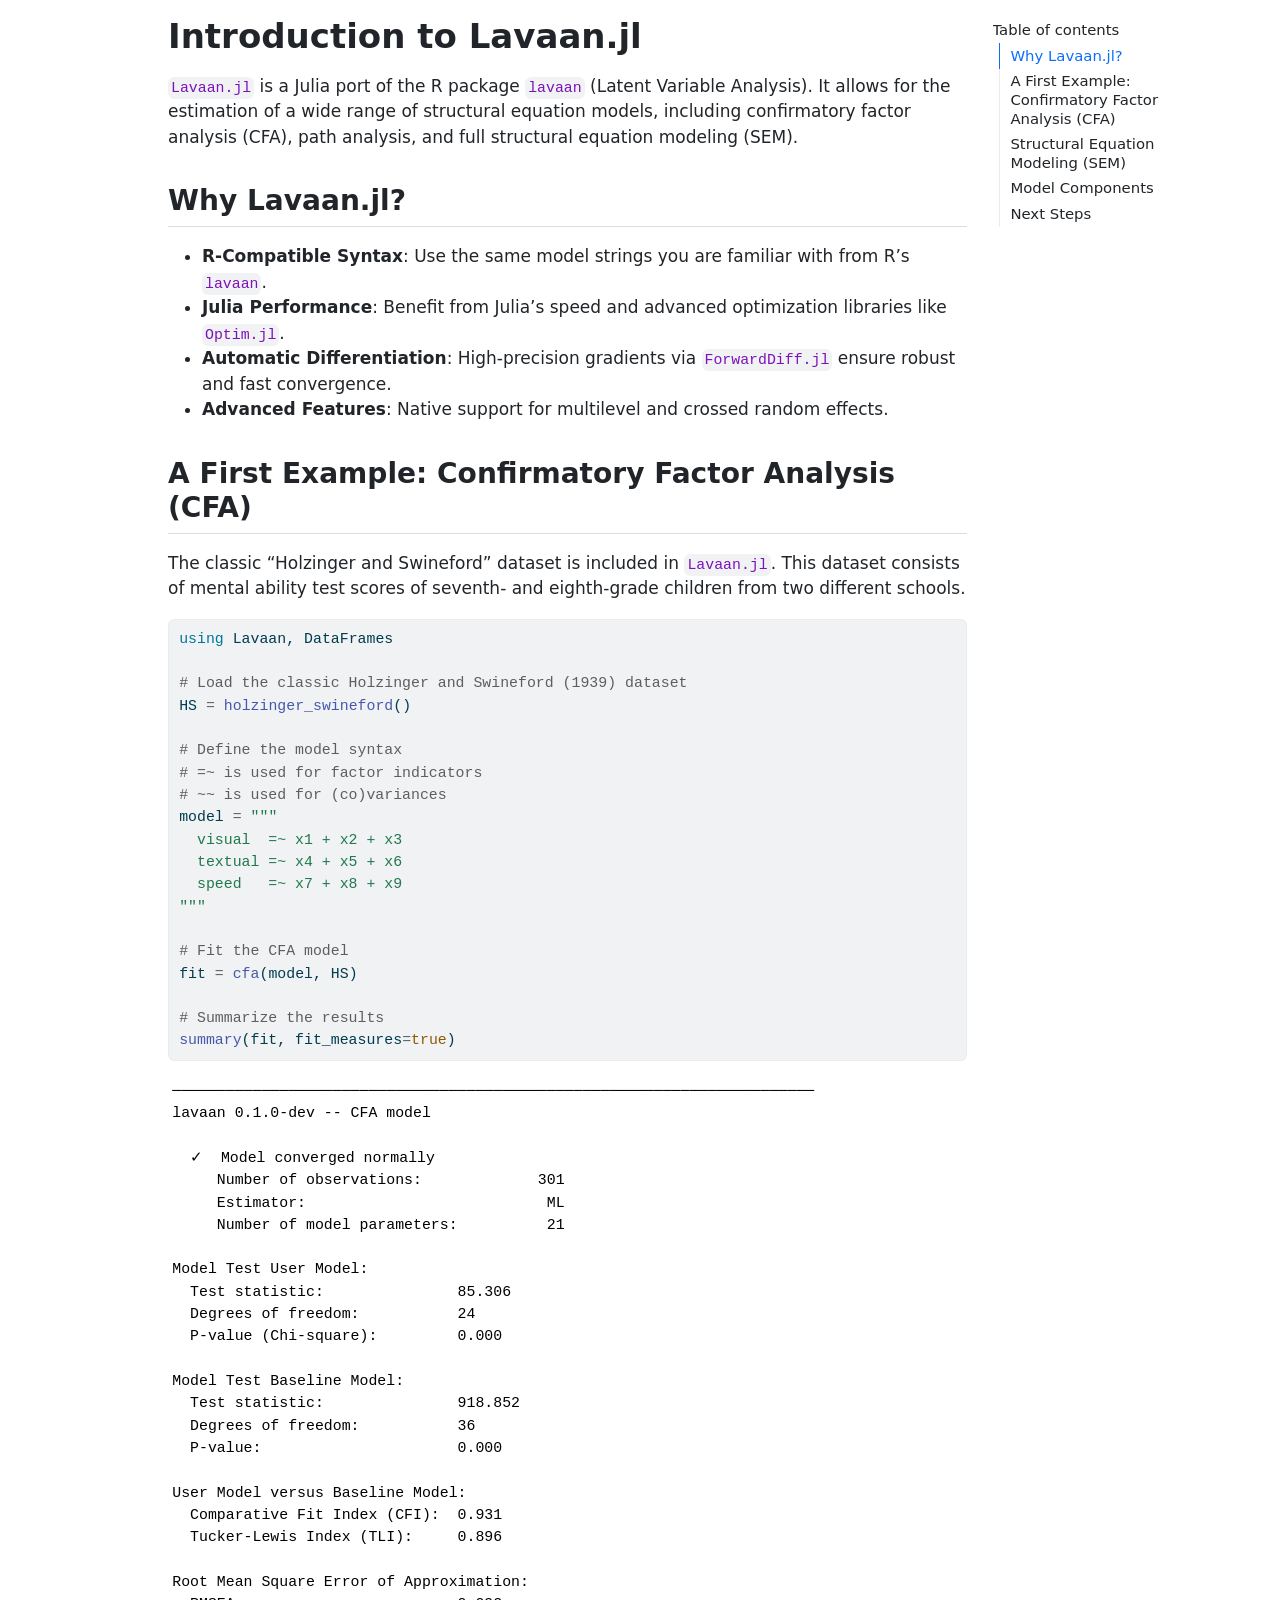
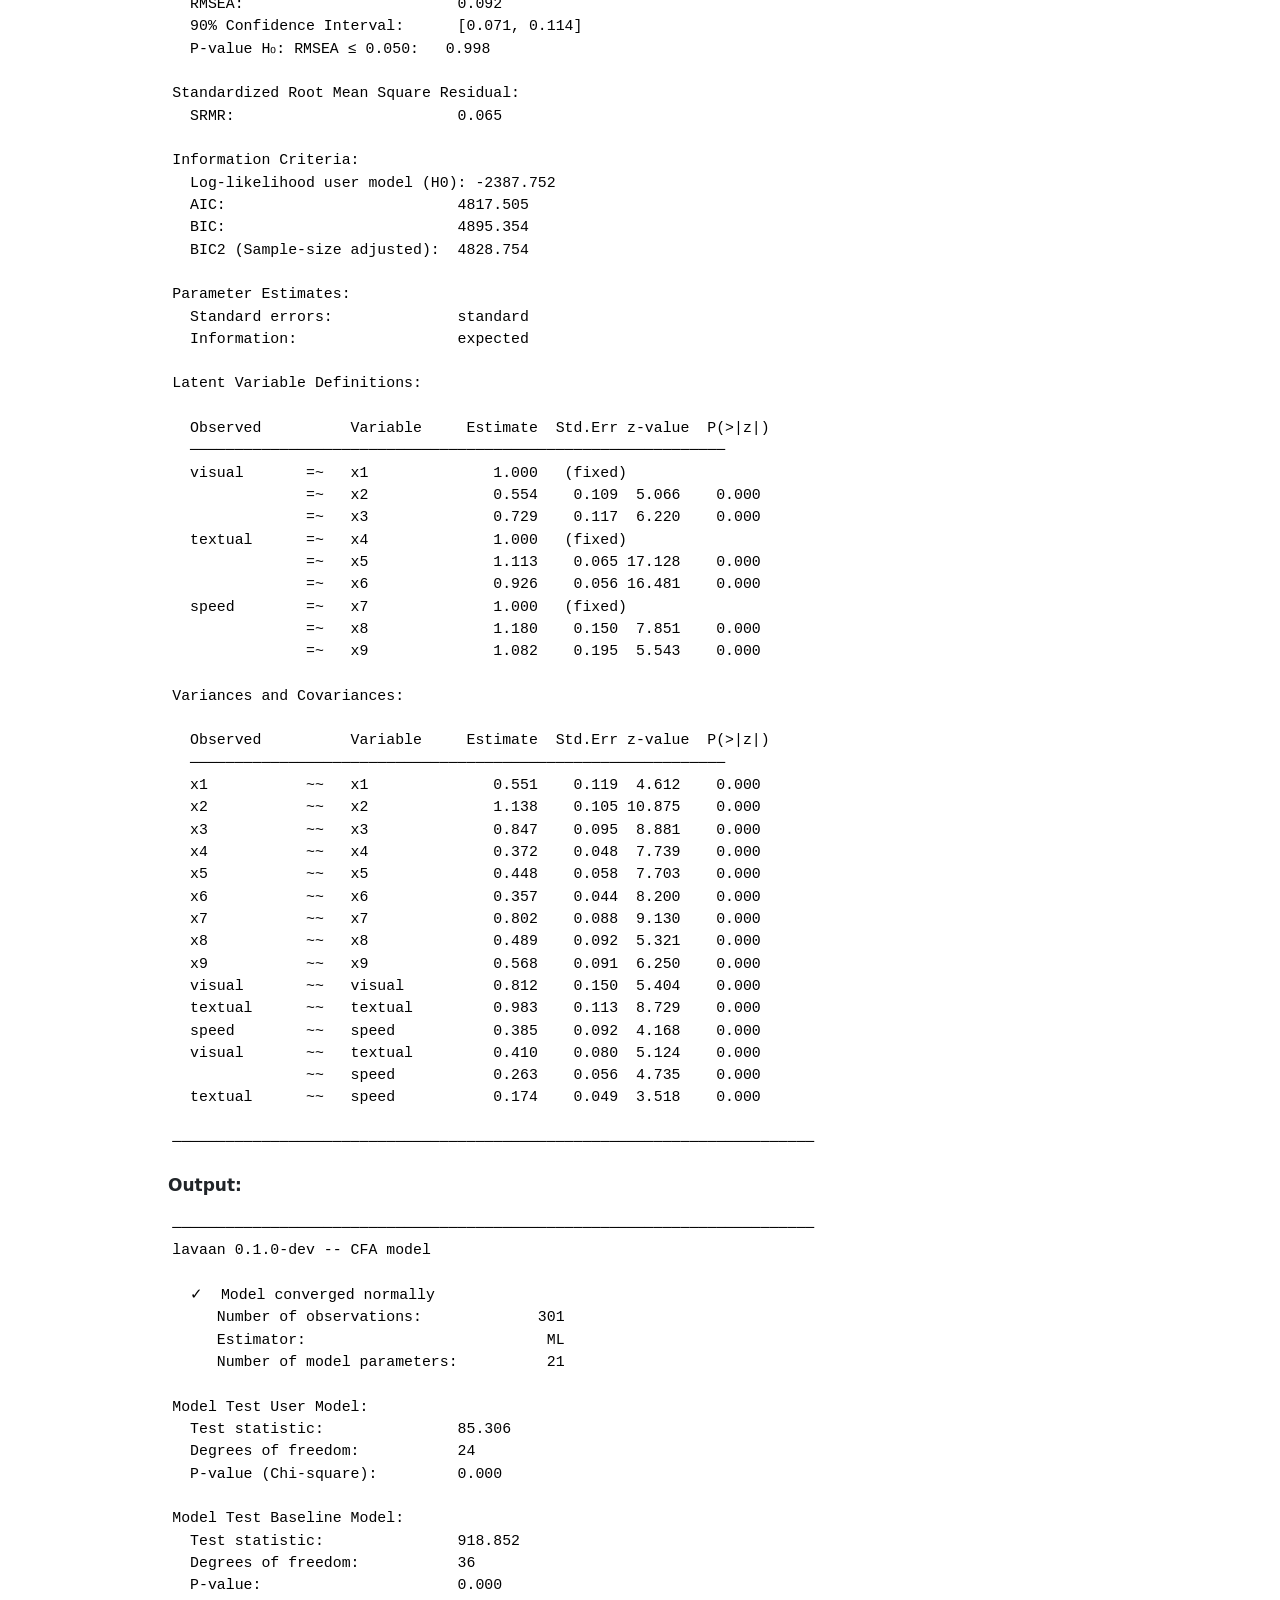
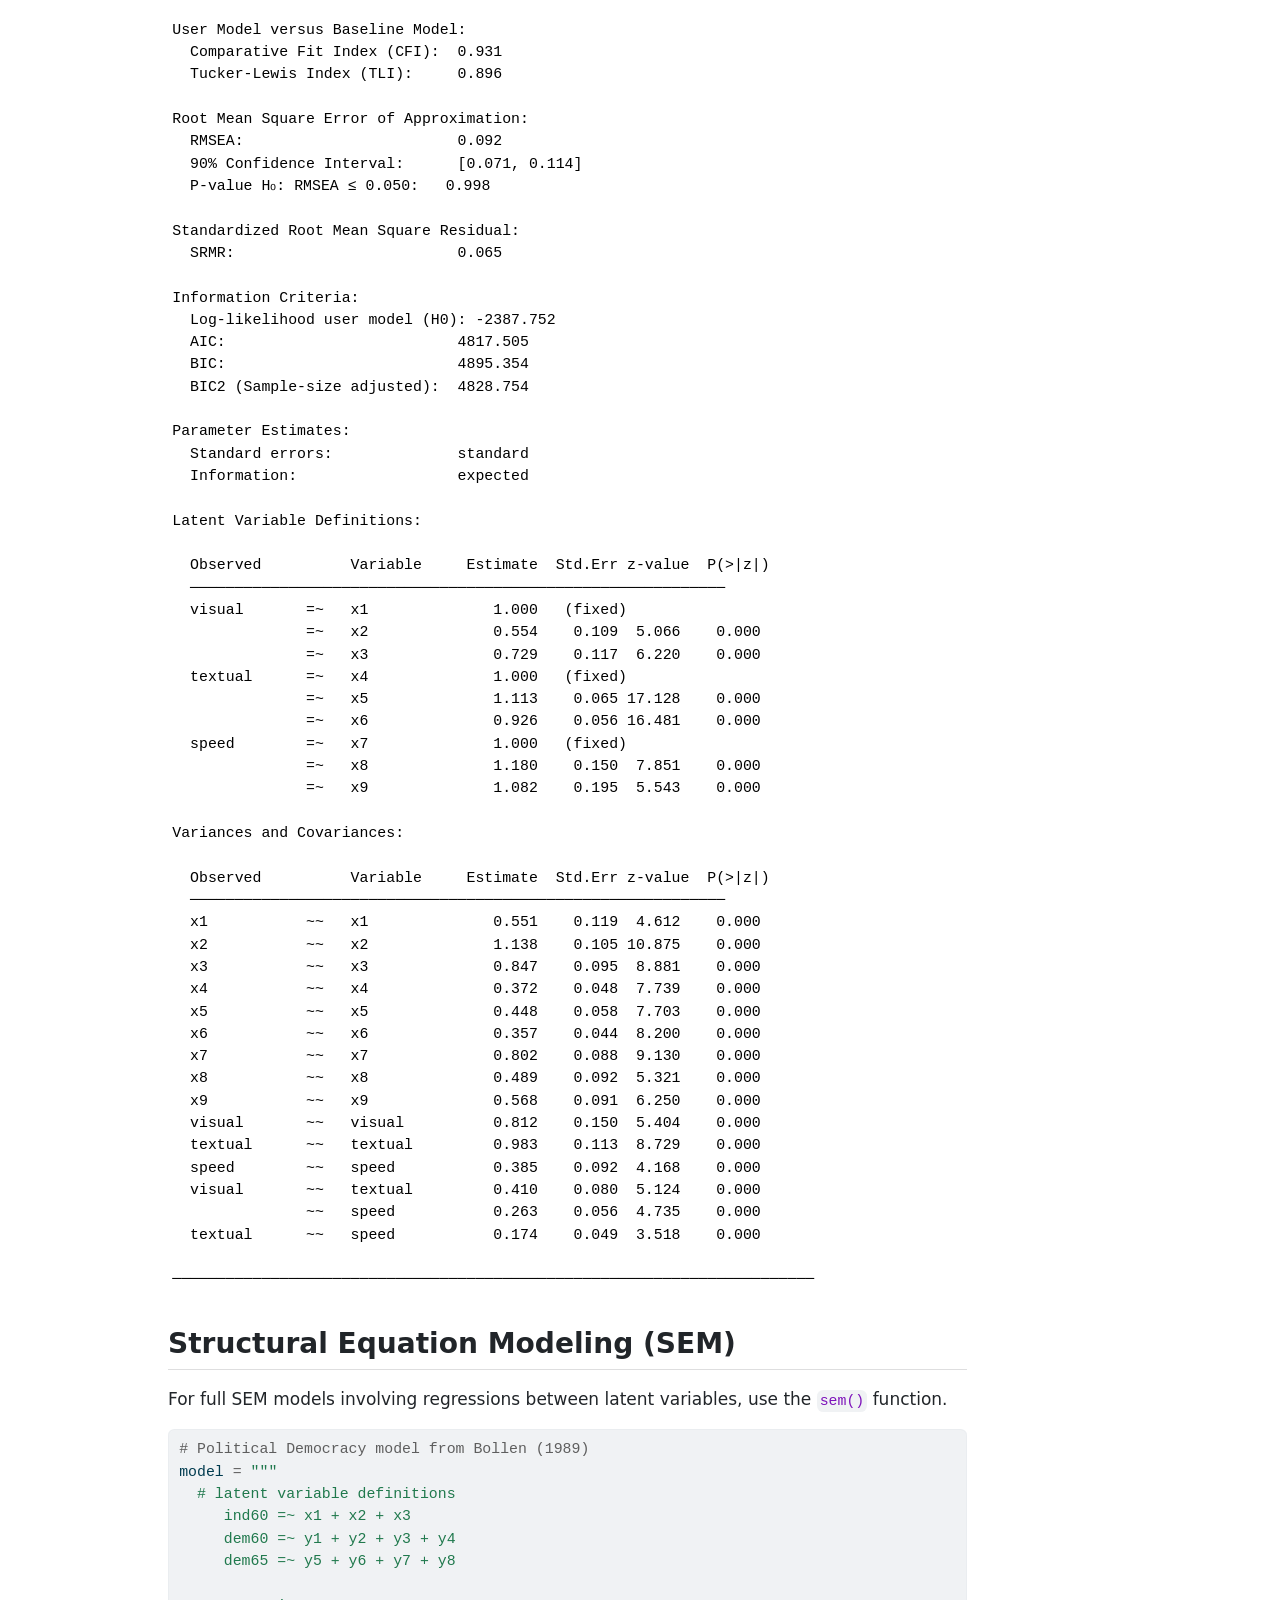
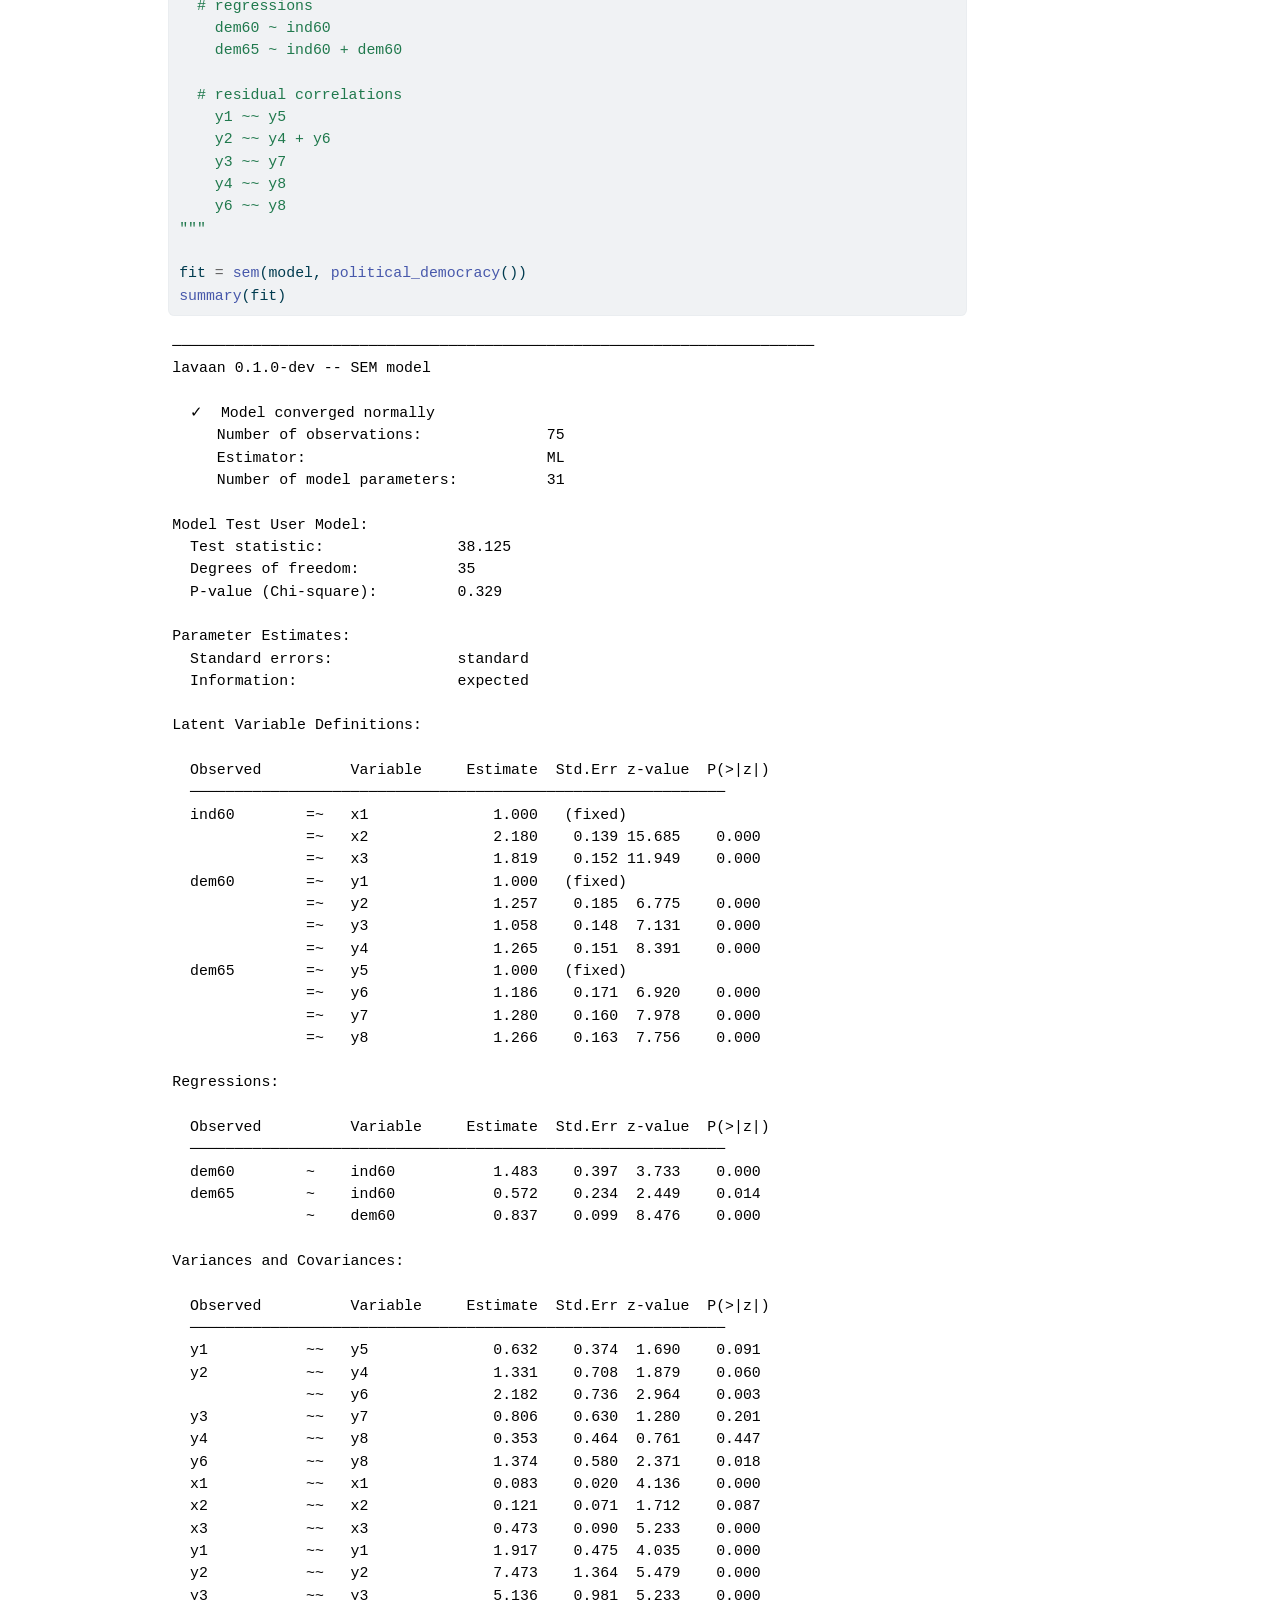
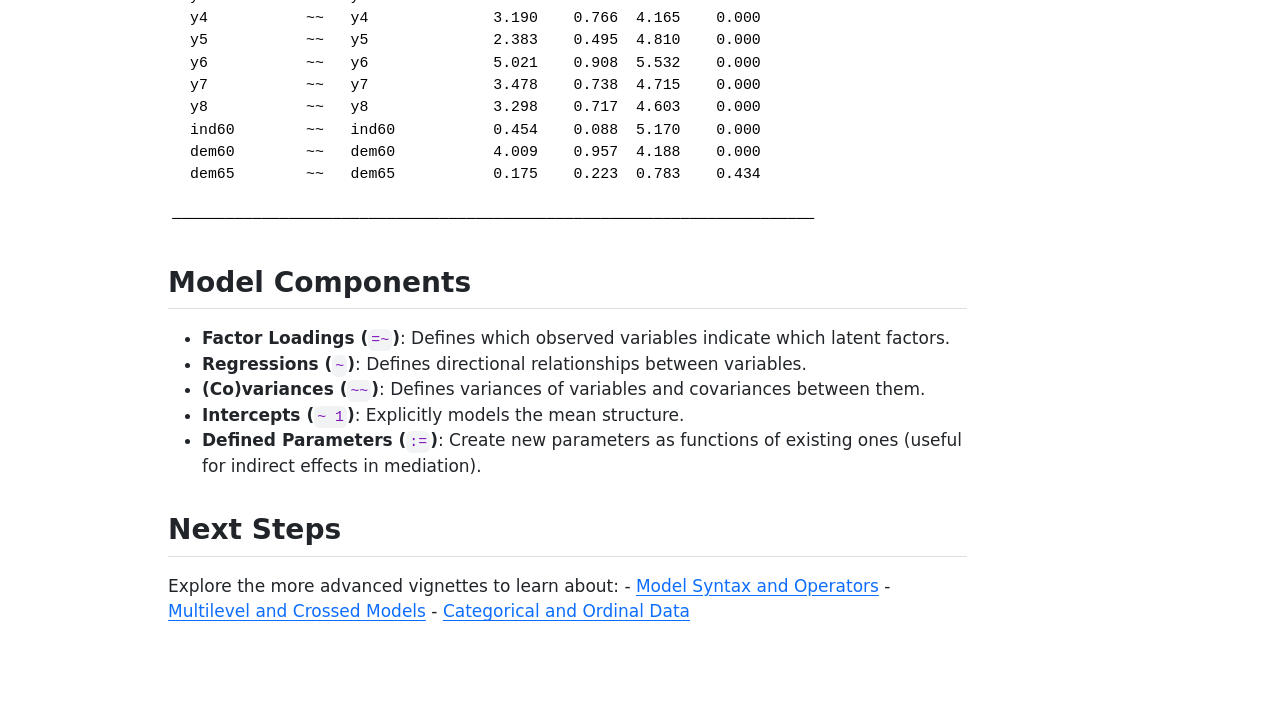
<file: vignettes/Introduction.html>
<!DOCTYPE html>
<html xmlns="http://www.w3.org/1999/xhtml" lang="en" xml:lang="en"><head>

<meta charset="utf-8">
<meta name="generator" content="quarto-1.8.27">

<meta name="viewport" content="width=device-width, initial-scale=1.0, user-scalable=yes">


<title>Introduction to Lavaan.jl</title>
<style>
code{white-space: pre-wrap;}
span.smallcaps{font-variant: small-caps;}
div.columns{display: flex; gap: min(4vw, 1.5em);}
div.column{flex: auto; overflow-x: auto;}
div.hanging-indent{margin-left: 1.5em; text-indent: -1.5em;}
ul.task-list{list-style: none;}
ul.task-list li input[type="checkbox"] {
  width: 0.8em;
  margin: 0 0.8em 0.2em -1em; /* quarto-specific, see https://github.com/quarto-dev/quarto-cli/issues/4556 */ 
  vertical-align: middle;
}
/* CSS for syntax highlighting */
html { -webkit-text-size-adjust: 100%; }
pre > code.sourceCode { white-space: pre; position: relative; }
pre > code.sourceCode > span { display: inline-block; line-height: 1.25; }
pre > code.sourceCode > span:empty { height: 1.2em; }
.sourceCode { overflow: visible; }
code.sourceCode > span { color: inherit; text-decoration: inherit; }
div.sourceCode { margin: 1em 0; }
pre.sourceCode { margin: 0; }
@media screen {
div.sourceCode { overflow: auto; }
}
@media print {
pre > code.sourceCode { white-space: pre-wrap; }
pre > code.sourceCode > span { text-indent: -5em; padding-left: 5em; }
}
pre.numberSource code
  { counter-reset: source-line 0; }
pre.numberSource code > span
  { position: relative; left: -4em; counter-increment: source-line; }
pre.numberSource code > span > a:first-child::before
  { content: counter(source-line);
    position: relative; left: -1em; text-align: right; vertical-align: baseline;
    border: none; display: inline-block;
    -webkit-touch-callout: none; -webkit-user-select: none;
    -khtml-user-select: none; -moz-user-select: none;
    -ms-user-select: none; user-select: none;
    padding: 0 4px; width: 4em;
  }
pre.numberSource { margin-left: 3em;  padding-left: 4px; }
div.sourceCode
  {   }
@media screen {
pre > code.sourceCode > span > a:first-child::before { text-decoration: underline; }
}
</style>


<script src="Introduction_files/libs/clipboard/clipboard.min.js"></script>
<script src="Introduction_files/libs/quarto-html/quarto.js" type="module"></script>
<script src="Introduction_files/libs/quarto-html/tabsets/tabsets.js" type="module"></script>
<script src="Introduction_files/libs/quarto-html/axe/axe-check.js" type="module"></script>
<script src="Introduction_files/libs/quarto-html/popper.min.js"></script>
<script src="Introduction_files/libs/quarto-html/tippy.umd.min.js"></script>
<script src="Introduction_files/libs/quarto-html/anchor.min.js"></script>
<link href="Introduction_files/libs/quarto-html/tippy.css" rel="stylesheet">
<link href="Introduction_files/libs/quarto-html/quarto-syntax-highlighting-ed96de9b727972fe78a7b5d16c58bf87.css" rel="stylesheet" id="quarto-text-highlighting-styles">
<script src="Introduction_files/libs/bootstrap/bootstrap.min.js"></script>
<link href="Introduction_files/libs/bootstrap/bootstrap-icons.css" rel="stylesheet">
<link href="Introduction_files/libs/bootstrap/bootstrap-3b89f8177b1a2a82b23d4c23e004c95e.min.css" rel="stylesheet" append-hash="true" id="quarto-bootstrap" data-mode="light">


</head>

<body class="quarto-light">

<div id="quarto-content" class="page-columns page-rows-contents page-layout-article">
<div id="quarto-margin-sidebar" class="sidebar margin-sidebar">
  <nav id="TOC" role="doc-toc" class="toc-active">
    <h2 id="toc-title">Table of contents</h2>
   
  <ul>
  <li><a href="#why-lavaan.jl" id="toc-why-lavaan.jl" class="nav-link active" data-scroll-target="#why-lavaan.jl">Why Lavaan.jl?</a></li>
  <li><a href="#a-first-example-confirmatory-factor-analysis-cfa" id="toc-a-first-example-confirmatory-factor-analysis-cfa" class="nav-link" data-scroll-target="#a-first-example-confirmatory-factor-analysis-cfa">A First Example: Confirmatory Factor Analysis (CFA)</a></li>
  <li><a href="#structural-equation-modeling-sem" id="toc-structural-equation-modeling-sem" class="nav-link" data-scroll-target="#structural-equation-modeling-sem">Structural Equation Modeling (SEM)</a></li>
  <li><a href="#model-components" id="toc-model-components" class="nav-link" data-scroll-target="#model-components">Model Components</a></li>
  <li><a href="#next-steps" id="toc-next-steps" class="nav-link" data-scroll-target="#next-steps">Next Steps</a></li>
  </ul>
</nav>
</div>
<main class="content" id="quarto-document-content">

<header id="title-block-header" class="quarto-title-block default">
<div class="quarto-title">
<h1 class="title">Introduction to Lavaan.jl</h1>
</div>



<div class="quarto-title-meta">

    
  
    
  </div>
  


</header>


<p><code>Lavaan.jl</code> is a Julia port of the R package <code>lavaan</code> (Latent Variable Analysis). It allows for the estimation of a wide range of structural equation models, including confirmatory factor analysis (CFA), path analysis, and full structural equation modeling (SEM).</p>
<section id="why-lavaan.jl" class="level2">
<h2 class="anchored" data-anchor-id="why-lavaan.jl">Why Lavaan.jl?</h2>
<ul>
<li><strong>R-Compatible Syntax</strong>: Use the same model strings you are familiar with from R’s <code>lavaan</code>.</li>
<li><strong>Julia Performance</strong>: Benefit from Julia’s speed and advanced optimization libraries like <code>Optim.jl</code>.</li>
<li><strong>Automatic Differentiation</strong>: High-precision gradients via <code>ForwardDiff.jl</code> ensure robust and fast convergence.</li>
<li><strong>Advanced Features</strong>: Native support for multilevel and crossed random effects.</li>
</ul>
</section>
<section id="a-first-example-confirmatory-factor-analysis-cfa" class="level2">
<h2 class="anchored" data-anchor-id="a-first-example-confirmatory-factor-analysis-cfa">A First Example: Confirmatory Factor Analysis (CFA)</h2>
<p>The classic “Holzinger and Swineford” dataset is included in <code>Lavaan.jl</code>. This dataset consists of mental ability test scores of seventh- and eighth-grade children from two different schools.</p>
<div id="b06cea28" class="cell" data-execution_count="1">
<div class="code-copy-outer-scaffold"><div class="sourceCode cell-code" id="cb1"><pre class="sourceCode julia code-with-copy"><code class="sourceCode julia"><span id="cb1-1"><a href="#cb1-1" aria-hidden="true" tabindex="-1"></a><span class="im">using</span> <span class="bu">Lavaan</span>, <span class="bu">DataFrames</span></span>
<span id="cb1-2"><a href="#cb1-2" aria-hidden="true" tabindex="-1"></a></span>
<span id="cb1-3"><a href="#cb1-3" aria-hidden="true" tabindex="-1"></a><span class="co"># Load the classic Holzinger and Swineford (1939) dataset</span></span>
<span id="cb1-4"><a href="#cb1-4" aria-hidden="true" tabindex="-1"></a>HS <span class="op">=</span> <span class="fu">holzinger_swineford</span>()</span>
<span id="cb1-5"><a href="#cb1-5" aria-hidden="true" tabindex="-1"></a></span>
<span id="cb1-6"><a href="#cb1-6" aria-hidden="true" tabindex="-1"></a><span class="co"># Define the model syntax</span></span>
<span id="cb1-7"><a href="#cb1-7" aria-hidden="true" tabindex="-1"></a><span class="co"># =~ is used for factor indicators</span></span>
<span id="cb1-8"><a href="#cb1-8" aria-hidden="true" tabindex="-1"></a><span class="co"># ~~ is used for (co)variances</span></span>
<span id="cb1-9"><a href="#cb1-9" aria-hidden="true" tabindex="-1"></a>model <span class="op">=</span> <span class="st">"""</span></span>
<span id="cb1-10"><a href="#cb1-10" aria-hidden="true" tabindex="-1"></a><span class="st">  visual  =~ x1 + x2 + x3</span></span>
<span id="cb1-11"><a href="#cb1-11" aria-hidden="true" tabindex="-1"></a><span class="st">  textual =~ x4 + x5 + x6</span></span>
<span id="cb1-12"><a href="#cb1-12" aria-hidden="true" tabindex="-1"></a><span class="st">  speed   =~ x7 + x8 + x9</span></span>
<span id="cb1-13"><a href="#cb1-13" aria-hidden="true" tabindex="-1"></a><span class="st">"""</span></span>
<span id="cb1-14"><a href="#cb1-14" aria-hidden="true" tabindex="-1"></a></span>
<span id="cb1-15"><a href="#cb1-15" aria-hidden="true" tabindex="-1"></a><span class="co"># Fit the CFA model</span></span>
<span id="cb1-16"><a href="#cb1-16" aria-hidden="true" tabindex="-1"></a>fit <span class="op">=</span> <span class="fu">cfa</span>(model, HS)</span>
<span id="cb1-17"><a href="#cb1-17" aria-hidden="true" tabindex="-1"></a></span>
<span id="cb1-18"><a href="#cb1-18" aria-hidden="true" tabindex="-1"></a><span class="co"># Summarize the results</span></span>
<span id="cb1-19"><a href="#cb1-19" aria-hidden="true" tabindex="-1"></a><span class="fu">summary</span>(fit, fit_measures<span class="op">=</span><span class="cn">true</span>)</span></code></pre></div><button title="Copy to Clipboard" class="code-copy-button"><i class="bi"></i></button></div>
<div class="cell-output cell-output-stdout">
<pre><code>────────────────────────────────────────────────────────────────────────
lavaan 0.1.0-dev -- CFA model

  ✓  Model converged normally
     Number of observations:             301
     Estimator:                           ML
     Number of model parameters:          21

Model Test User Model:
  Test statistic:               85.306
  Degrees of freedom:           24
  P-value (Chi-square):         0.000

Model Test Baseline Model:
  Test statistic:               918.852
  Degrees of freedom:           36
  P-value:                      0.000

User Model versus Baseline Model:
  Comparative Fit Index (CFI):  0.931
  Tucker-Lewis Index (TLI):     0.896

Root Mean Square Error of Approximation:
  RMSEA:                        0.092
  90% Confidence Interval:      [0.071, 0.114]
  P-value H₀: RMSEA ≤ 0.050:   0.998

Standardized Root Mean Square Residual:
  SRMR:                         0.065

Information Criteria:
  Log-likelihood user model (H0): -2387.752
  AIC:                          4817.505
  BIC:                          4895.354
  BIC2 (Sample-size adjusted):  4828.754

Parameter Estimates:
  Standard errors:              standard
  Information:                  expected

Latent Variable Definitions:

  Observed          Variable     Estimate  Std.Err z-value  P(&gt;|z|)
  ────────────────────────────────────────────────────────────
  visual       =~   x1              1.000   (fixed)
               =~   x2              0.554    0.109  5.066    0.000
               =~   x3              0.729    0.117  6.220    0.000
  textual      =~   x4              1.000   (fixed)
               =~   x5              1.113    0.065 17.128    0.000
               =~   x6              0.926    0.056 16.481    0.000
  speed        =~   x7              1.000   (fixed)
               =~   x8              1.180    0.150  7.851    0.000
               =~   x9              1.082    0.195  5.543    0.000

Variances and Covariances:

  Observed          Variable     Estimate  Std.Err z-value  P(&gt;|z|)
  ────────────────────────────────────────────────────────────
  x1           ~~   x1              0.551    0.119  4.612    0.000
  x2           ~~   x2              1.138    0.105 10.875    0.000
  x3           ~~   x3              0.847    0.095  8.881    0.000
  x4           ~~   x4              0.372    0.048  7.739    0.000
  x5           ~~   x5              0.448    0.058  7.703    0.000
  x6           ~~   x6              0.357    0.044  8.200    0.000
  x7           ~~   x7              0.802    0.088  9.130    0.000
  x8           ~~   x8              0.489    0.092  5.321    0.000
  x9           ~~   x9              0.568    0.091  6.250    0.000
  visual       ~~   visual          0.812    0.150  5.404    0.000
  textual      ~~   textual         0.983    0.113  8.729    0.000
  speed        ~~   speed           0.385    0.092  4.168    0.000
  visual       ~~   textual         0.410    0.080  5.124    0.000
               ~~   speed           0.263    0.056  4.735    0.000
  textual      ~~   speed           0.174    0.049  3.518    0.000

────────────────────────────────────────────────────────────────────────
</code></pre>
</div>
</div>
<p><strong>Output:</strong></p>
<pre class="text"><code>────────────────────────────────────────────────────────────────────────
lavaan 0.1.0-dev -- CFA model

  ✓  Model converged normally
     Number of observations:             301
     Estimator:                           ML
     Number of model parameters:          21

Model Test User Model:
  Test statistic:               85.306
  Degrees of freedom:           24
  P-value (Chi-square):         0.000

Model Test Baseline Model:
  Test statistic:               918.852
  Degrees of freedom:           36
  P-value:                      0.000

User Model versus Baseline Model:
  Comparative Fit Index (CFI):  0.931
  Tucker-Lewis Index (TLI):     0.896

Root Mean Square Error of Approximation:
  RMSEA:                        0.092
  90% Confidence Interval:      [0.071, 0.114]
  P-value H₀: RMSEA ≤ 0.050:   0.998

Standardized Root Mean Square Residual:
  SRMR:                         0.065

Information Criteria:
  Log-likelihood user model (H0): -2387.752
  AIC:                          4817.505
  BIC:                          4895.354
  BIC2 (Sample-size adjusted):  4828.754

Parameter Estimates:
  Standard errors:              standard
  Information:                  expected

Latent Variable Definitions:

  Observed          Variable     Estimate  Std.Err z-value  P(&gt;|z|)
  ────────────────────────────────────────────────────────────
  visual       =~   x1              1.000   (fixed)
               =~   x2              0.554    0.109  5.066    0.000
               =~   x3              0.729    0.117  6.220    0.000
  textual      =~   x4              1.000   (fixed)
               =~   x5              1.113    0.065 17.128    0.000
               =~   x6              0.926    0.056 16.481    0.000
  speed        =~   x7              1.000   (fixed)
               =~   x8              1.180    0.150  7.851    0.000
               =~   x9              1.082    0.195  5.543    0.000

Variances and Covariances:

  Observed          Variable     Estimate  Std.Err z-value  P(&gt;|z|)
  ────────────────────────────────────────────────────────────
  x1           ~~   x1              0.551    0.119  4.612    0.000
  x2           ~~   x2              1.138    0.105 10.875    0.000
  x3           ~~   x3              0.847    0.095  8.881    0.000
  x4           ~~   x4              0.372    0.048  7.739    0.000
  x5           ~~   x5              0.448    0.058  7.703    0.000
  x6           ~~   x6              0.357    0.044  8.200    0.000
  x7           ~~   x7              0.802    0.088  9.130    0.000
  x8           ~~   x8              0.489    0.092  5.321    0.000
  x9           ~~   x9              0.568    0.091  6.250    0.000
  visual       ~~   visual          0.812    0.150  5.404    0.000
  textual      ~~   textual         0.983    0.113  8.729    0.000
  speed        ~~   speed           0.385    0.092  4.168    0.000
  visual       ~~   textual         0.410    0.080  5.124    0.000
               ~~   speed           0.263    0.056  4.735    0.000
  textual      ~~   speed           0.174    0.049  3.518    0.000

────────────────────────────────────────────────────────────────────────</code></pre>
</section>
<section id="structural-equation-modeling-sem" class="level2">
<h2 class="anchored" data-anchor-id="structural-equation-modeling-sem">Structural Equation Modeling (SEM)</h2>
<p>For full SEM models involving regressions between latent variables, use the <code>sem()</code> function.</p>
<div id="033c56d4" class="cell" data-execution_count="2">
<div class="code-copy-outer-scaffold"><div class="sourceCode cell-code" id="cb4"><pre class="sourceCode julia code-with-copy"><code class="sourceCode julia"><span id="cb4-1"><a href="#cb4-1" aria-hidden="true" tabindex="-1"></a><span class="co"># Political Democracy model from Bollen (1989)</span></span>
<span id="cb4-2"><a href="#cb4-2" aria-hidden="true" tabindex="-1"></a>model <span class="op">=</span> <span class="st">"""</span></span>
<span id="cb4-3"><a href="#cb4-3" aria-hidden="true" tabindex="-1"></a><span class="st">  # latent variable definitions</span></span>
<span id="cb4-4"><a href="#cb4-4" aria-hidden="true" tabindex="-1"></a><span class="st">     ind60 =~ x1 + x2 + x3</span></span>
<span id="cb4-5"><a href="#cb4-5" aria-hidden="true" tabindex="-1"></a><span class="st">     dem60 =~ y1 + y2 + y3 + y4</span></span>
<span id="cb4-6"><a href="#cb4-6" aria-hidden="true" tabindex="-1"></a><span class="st">     dem65 =~ y5 + y6 + y7 + y8</span></span>
<span id="cb4-7"><a href="#cb4-7" aria-hidden="true" tabindex="-1"></a></span>
<span id="cb4-8"><a href="#cb4-8" aria-hidden="true" tabindex="-1"></a><span class="st">  # regressions</span></span>
<span id="cb4-9"><a href="#cb4-9" aria-hidden="true" tabindex="-1"></a><span class="st">    dem60 ~ ind60</span></span>
<span id="cb4-10"><a href="#cb4-10" aria-hidden="true" tabindex="-1"></a><span class="st">    dem65 ~ ind60 + dem60</span></span>
<span id="cb4-11"><a href="#cb4-11" aria-hidden="true" tabindex="-1"></a></span>
<span id="cb4-12"><a href="#cb4-12" aria-hidden="true" tabindex="-1"></a><span class="st">  # residual correlations</span></span>
<span id="cb4-13"><a href="#cb4-13" aria-hidden="true" tabindex="-1"></a><span class="st">    y1 ~~ y5</span></span>
<span id="cb4-14"><a href="#cb4-14" aria-hidden="true" tabindex="-1"></a><span class="st">    y2 ~~ y4 + y6</span></span>
<span id="cb4-15"><a href="#cb4-15" aria-hidden="true" tabindex="-1"></a><span class="st">    y3 ~~ y7</span></span>
<span id="cb4-16"><a href="#cb4-16" aria-hidden="true" tabindex="-1"></a><span class="st">    y4 ~~ y8</span></span>
<span id="cb4-17"><a href="#cb4-17" aria-hidden="true" tabindex="-1"></a><span class="st">    y6 ~~ y8</span></span>
<span id="cb4-18"><a href="#cb4-18" aria-hidden="true" tabindex="-1"></a><span class="st">"""</span></span>
<span id="cb4-19"><a href="#cb4-19" aria-hidden="true" tabindex="-1"></a></span>
<span id="cb4-20"><a href="#cb4-20" aria-hidden="true" tabindex="-1"></a>fit <span class="op">=</span> <span class="fu">sem</span>(model, <span class="fu">political_democracy</span>())</span>
<span id="cb4-21"><a href="#cb4-21" aria-hidden="true" tabindex="-1"></a><span class="fu">summary</span>(fit)</span></code></pre></div><button title="Copy to Clipboard" class="code-copy-button"><i class="bi"></i></button></div>
<div class="cell-output cell-output-stdout">
<pre><code>────────────────────────────────────────────────────────────────────────
lavaan 0.1.0-dev -- SEM model

  ✓  Model converged normally
     Number of observations:              75
     Estimator:                           ML
     Number of model parameters:          31

Model Test User Model:
  Test statistic:               38.125
  Degrees of freedom:           35
  P-value (Chi-square):         0.329

Parameter Estimates:
  Standard errors:              standard
  Information:                  expected

Latent Variable Definitions:

  Observed          Variable     Estimate  Std.Err z-value  P(&gt;|z|)
  ────────────────────────────────────────────────────────────
  ind60        =~   x1              1.000   (fixed)
               =~   x2              2.180    0.139 15.685    0.000
               =~   x3              1.819    0.152 11.949    0.000
  dem60        =~   y1              1.000   (fixed)
               =~   y2              1.257    0.185  6.775    0.000
               =~   y3              1.058    0.148  7.131    0.000
               =~   y4              1.265    0.151  8.391    0.000
  dem65        =~   y5              1.000   (fixed)
               =~   y6              1.186    0.171  6.920    0.000
               =~   y7              1.280    0.160  7.978    0.000
               =~   y8              1.266    0.163  7.756    0.000

Regressions:

  Observed          Variable     Estimate  Std.Err z-value  P(&gt;|z|)
  ────────────────────────────────────────────────────────────
  dem60        ~    ind60           1.483    0.397  3.733    0.000
  dem65        ~    ind60           0.572    0.234  2.449    0.014
               ~    dem60           0.837    0.099  8.476    0.000

Variances and Covariances:

  Observed          Variable     Estimate  Std.Err z-value  P(&gt;|z|)
  ────────────────────────────────────────────────────────────
  y1           ~~   y5              0.632    0.374  1.690    0.091
  y2           ~~   y4              1.331    0.708  1.879    0.060
               ~~   y6              2.182    0.736  2.964    0.003
  y3           ~~   y7              0.806    0.630  1.280    0.201
  y4           ~~   y8              0.353    0.464  0.761    0.447
  y6           ~~   y8              1.374    0.580  2.371    0.018
  x1           ~~   x1              0.083    0.020  4.136    0.000
  x2           ~~   x2              0.121    0.071  1.712    0.087
  x3           ~~   x3              0.473    0.090  5.233    0.000
  y1           ~~   y1              1.917    0.475  4.035    0.000
  y2           ~~   y2              7.473    1.364  5.479    0.000
  y3           ~~   y3              5.136    0.981  5.233    0.000
  y4           ~~   y4              3.190    0.766  4.165    0.000
  y5           ~~   y5              2.383    0.495  4.810    0.000
  y6           ~~   y6              5.021    0.908  5.532    0.000
  y7           ~~   y7              3.478    0.738  4.715    0.000
  y8           ~~   y8              3.298    0.717  4.603    0.000
  ind60        ~~   ind60           0.454    0.088  5.170    0.000
  dem60        ~~   dem60           4.009    0.957  4.188    0.000
  dem65        ~~   dem65           0.175    0.223  0.783    0.434

────────────────────────────────────────────────────────────────────────
</code></pre>
</div>
</div>
</section>
<section id="model-components" class="level2">
<h2 class="anchored" data-anchor-id="model-components">Model Components</h2>
<ul>
<li><strong>Factor Loadings (<code>=~</code>)</strong>: Defines which observed variables indicate which latent factors.</li>
<li><strong>Regressions (<code>~</code>)</strong>: Defines directional relationships between variables.</li>
<li><strong>(Co)variances (<code>~~</code>)</strong>: Defines variances of variables and covariances between them.</li>
<li><strong>Intercepts (<code>~ 1</code>)</strong>: Explicitly models the mean structure.</li>
<li><strong>Defined Parameters (<code>:=</code>)</strong>: Create new parameters as functions of existing ones (useful for indirect effects in mediation).</li>
</ul>
</section>
<section id="next-steps" class="level2">
<h2 class="anchored" data-anchor-id="next-steps">Next Steps</h2>
<p>Explore the more advanced vignettes to learn about: - <a href="Model_Syntax.md">Model Syntax and Operators</a> - <a href="Multilevel_Crossed.md">Multilevel and Crossed Models</a> - <a href="Ordinal_Data.md">Categorical and Ordinal Data</a></p>
</section>

</main>
<!-- /main column -->
<script id="quarto-html-after-body" type="application/javascript">
  window.document.addEventListener("DOMContentLoaded", function (event) {
    const icon = "";
    const anchorJS = new window.AnchorJS();
    anchorJS.options = {
      placement: 'right',
      icon: icon
    };
    anchorJS.add('.anchored');
    const isCodeAnnotation = (el) => {
      for (const clz of el.classList) {
        if (clz.startsWith('code-annotation-')) {                     
          return true;
        }
      }
      return false;
    }
    const onCopySuccess = function(e) {
      // button target
      const button = e.trigger;
      // don't keep focus
      button.blur();
      // flash "checked"
      button.classList.add('code-copy-button-checked');
      var currentTitle = button.getAttribute("title");
      button.setAttribute("title", "Copied!");
      let tooltip;
      if (window.bootstrap) {
        button.setAttribute("data-bs-toggle", "tooltip");
        button.setAttribute("data-bs-placement", "left");
        button.setAttribute("data-bs-title", "Copied!");
        tooltip = new bootstrap.Tooltip(button, 
          { trigger: "manual", 
            customClass: "code-copy-button-tooltip",
            offset: [0, -8]});
        tooltip.show();    
      }
      setTimeout(function() {
        if (tooltip) {
          tooltip.hide();
          button.removeAttribute("data-bs-title");
          button.removeAttribute("data-bs-toggle");
          button.removeAttribute("data-bs-placement");
        }
        button.setAttribute("title", currentTitle);
        button.classList.remove('code-copy-button-checked');
      }, 1000);
      // clear code selection
      e.clearSelection();
    }
    const getTextToCopy = function(trigger) {
      const outerScaffold = trigger.parentElement.cloneNode(true);
      const codeEl = outerScaffold.querySelector('code');
      for (const childEl of codeEl.children) {
        if (isCodeAnnotation(childEl)) {
          childEl.remove();
        }
      }
      return codeEl.innerText;
    }
    const clipboard = new window.ClipboardJS('.code-copy-button:not([data-in-quarto-modal])', {
      text: getTextToCopy
    });
    clipboard.on('success', onCopySuccess);
    if (window.document.getElementById('quarto-embedded-source-code-modal')) {
      const clipboardModal = new window.ClipboardJS('.code-copy-button[data-in-quarto-modal]', {
        text: getTextToCopy,
        container: window.document.getElementById('quarto-embedded-source-code-modal')
      });
      clipboardModal.on('success', onCopySuccess);
    }
      var localhostRegex = new RegExp(/^(?:http|https):\/\/localhost\:?[0-9]*\//);
      var mailtoRegex = new RegExp(/^mailto:/);
        var filterRegex = new RegExp('/' + window.location.host + '/');
      var isInternal = (href) => {
          return filterRegex.test(href) || localhostRegex.test(href) || mailtoRegex.test(href);
      }
      // Inspect non-navigation links and adorn them if external
     var links = window.document.querySelectorAll('a[href]:not(.nav-link):not(.navbar-brand):not(.toc-action):not(.sidebar-link):not(.sidebar-item-toggle):not(.pagination-link):not(.no-external):not([aria-hidden]):not(.dropdown-item):not(.quarto-navigation-tool):not(.about-link)');
      for (var i=0; i<links.length; i++) {
        const link = links[i];
        if (!isInternal(link.href)) {
          // undo the damage that might have been done by quarto-nav.js in the case of
          // links that we want to consider external
          if (link.dataset.originalHref !== undefined) {
            link.href = link.dataset.originalHref;
          }
        }
      }
    function tippyHover(el, contentFn, onTriggerFn, onUntriggerFn) {
      const config = {
        allowHTML: true,
        maxWidth: 500,
        delay: 100,
        arrow: false,
        appendTo: function(el) {
            return el.parentElement;
        },
        interactive: true,
        interactiveBorder: 10,
        theme: 'quarto',
        placement: 'bottom-start',
      };
      if (contentFn) {
        config.content = contentFn;
      }
      if (onTriggerFn) {
        config.onTrigger = onTriggerFn;
      }
      if (onUntriggerFn) {
        config.onUntrigger = onUntriggerFn;
      }
      window.tippy(el, config); 
    }
    const noterefs = window.document.querySelectorAll('a[role="doc-noteref"]');
    for (var i=0; i<noterefs.length; i++) {
      const ref = noterefs[i];
      tippyHover(ref, function() {
        // use id or data attribute instead here
        let href = ref.getAttribute('data-footnote-href') || ref.getAttribute('href');
        try { href = new URL(href).hash; } catch {}
        const id = href.replace(/^#\/?/, "");
        const note = window.document.getElementById(id);
        if (note) {
          return note.innerHTML;
        } else {
          return "";
        }
      });
    }
    const xrefs = window.document.querySelectorAll('a.quarto-xref');
    const processXRef = (id, note) => {
      // Strip column container classes
      const stripColumnClz = (el) => {
        el.classList.remove("page-full", "page-columns");
        if (el.children) {
          for (const child of el.children) {
            stripColumnClz(child);
          }
        }
      }
      stripColumnClz(note)
      if (id === null || id.startsWith('sec-')) {
        // Special case sections, only their first couple elements
        const container = document.createElement("div");
        if (note.children && note.children.length > 2) {
          container.appendChild(note.children[0].cloneNode(true));
          for (let i = 1; i < note.children.length; i++) {
            const child = note.children[i];
            if (child.tagName === "P" && child.innerText === "") {
              continue;
            } else {
              container.appendChild(child.cloneNode(true));
              break;
            }
          }
          if (window.Quarto?.typesetMath) {
            window.Quarto.typesetMath(container);
          }
          return container.innerHTML
        } else {
          if (window.Quarto?.typesetMath) {
            window.Quarto.typesetMath(note);
          }
          return note.innerHTML;
        }
      } else {
        // Remove any anchor links if they are present
        const anchorLink = note.querySelector('a.anchorjs-link');
        if (anchorLink) {
          anchorLink.remove();
        }
        if (window.Quarto?.typesetMath) {
          window.Quarto.typesetMath(note);
        }
        if (note.classList.contains("callout")) {
          return note.outerHTML;
        } else {
          return note.innerHTML;
        }
      }
    }
    for (var i=0; i<xrefs.length; i++) {
      const xref = xrefs[i];
      tippyHover(xref, undefined, function(instance) {
        instance.disable();
        let url = xref.getAttribute('href');
        let hash = undefined; 
        if (url.startsWith('#')) {
          hash = url;
        } else {
          try { hash = new URL(url).hash; } catch {}
        }
        if (hash) {
          const id = hash.replace(/^#\/?/, "");
          const note = window.document.getElementById(id);
          if (note !== null) {
            try {
              const html = processXRef(id, note.cloneNode(true));
              instance.setContent(html);
            } finally {
              instance.enable();
              instance.show();
            }
          } else {
            // See if we can fetch this
            fetch(url.split('#')[0])
            .then(res => res.text())
            .then(html => {
              const parser = new DOMParser();
              const htmlDoc = parser.parseFromString(html, "text/html");
              const note = htmlDoc.getElementById(id);
              if (note !== null) {
                const html = processXRef(id, note);
                instance.setContent(html);
              } 
            }).finally(() => {
              instance.enable();
              instance.show();
            });
          }
        } else {
          // See if we can fetch a full url (with no hash to target)
          // This is a special case and we should probably do some content thinning / targeting
          fetch(url)
          .then(res => res.text())
          .then(html => {
            const parser = new DOMParser();
            const htmlDoc = parser.parseFromString(html, "text/html");
            const note = htmlDoc.querySelector('main.content');
            if (note !== null) {
              // This should only happen for chapter cross references
              // (since there is no id in the URL)
              // remove the first header
              if (note.children.length > 0 && note.children[0].tagName === "HEADER") {
                note.children[0].remove();
              }
              const html = processXRef(null, note);
              instance.setContent(html);
            } 
          }).finally(() => {
            instance.enable();
            instance.show();
          });
        }
      }, function(instance) {
      });
    }
        let selectedAnnoteEl;
        const selectorForAnnotation = ( cell, annotation) => {
          let cellAttr = 'data-code-cell="' + cell + '"';
          let lineAttr = 'data-code-annotation="' +  annotation + '"';
          const selector = 'span[' + cellAttr + '][' + lineAttr + ']';
          return selector;
        }
        const selectCodeLines = (annoteEl) => {
          const doc = window.document;
          const targetCell = annoteEl.getAttribute("data-target-cell");
          const targetAnnotation = annoteEl.getAttribute("data-target-annotation");
          const annoteSpan = window.document.querySelector(selectorForAnnotation(targetCell, targetAnnotation));
          const lines = annoteSpan.getAttribute("data-code-lines").split(",");
          const lineIds = lines.map((line) => {
            return targetCell + "-" + line;
          })
          let top = null;
          let height = null;
          let parent = null;
          if (lineIds.length > 0) {
              //compute the position of the single el (top and bottom and make a div)
              const el = window.document.getElementById(lineIds[0]);
              top = el.offsetTop;
              height = el.offsetHeight;
              parent = el.parentElement.parentElement;
            if (lineIds.length > 1) {
              const lastEl = window.document.getElementById(lineIds[lineIds.length - 1]);
              const bottom = lastEl.offsetTop + lastEl.offsetHeight;
              height = bottom - top;
            }
            if (top !== null && height !== null && parent !== null) {
              // cook up a div (if necessary) and position it 
              let div = window.document.getElementById("code-annotation-line-highlight");
              if (div === null) {
                div = window.document.createElement("div");
                div.setAttribute("id", "code-annotation-line-highlight");
                div.style.position = 'absolute';
                parent.appendChild(div);
              }
              div.style.top = top - 2 + "px";
              div.style.height = height + 4 + "px";
              div.style.left = 0;
              let gutterDiv = window.document.getElementById("code-annotation-line-highlight-gutter");
              if (gutterDiv === null) {
                gutterDiv = window.document.createElement("div");
                gutterDiv.setAttribute("id", "code-annotation-line-highlight-gutter");
                gutterDiv.style.position = 'absolute';
                const codeCell = window.document.getElementById(targetCell);
                const gutter = codeCell.querySelector('.code-annotation-gutter');
                gutter.appendChild(gutterDiv);
              }
              gutterDiv.style.top = top - 2 + "px";
              gutterDiv.style.height = height + 4 + "px";
            }
            selectedAnnoteEl = annoteEl;
          }
        };
        const unselectCodeLines = () => {
          const elementsIds = ["code-annotation-line-highlight", "code-annotation-line-highlight-gutter"];
          elementsIds.forEach((elId) => {
            const div = window.document.getElementById(elId);
            if (div) {
              div.remove();
            }
          });
          selectedAnnoteEl = undefined;
        };
          // Handle positioning of the toggle
      window.addEventListener(
        "resize",
        throttle(() => {
          elRect = undefined;
          if (selectedAnnoteEl) {
            selectCodeLines(selectedAnnoteEl);
          }
        }, 10)
      );
      function throttle(fn, ms) {
      let throttle = false;
      let timer;
        return (...args) => {
          if(!throttle) { // first call gets through
              fn.apply(this, args);
              throttle = true;
          } else { // all the others get throttled
              if(timer) clearTimeout(timer); // cancel #2
              timer = setTimeout(() => {
                fn.apply(this, args);
                timer = throttle = false;
              }, ms);
          }
        };
      }
        // Attach click handler to the DT
        const annoteDls = window.document.querySelectorAll('dt[data-target-cell]');
        for (const annoteDlNode of annoteDls) {
          annoteDlNode.addEventListener('click', (event) => {
            const clickedEl = event.target;
            if (clickedEl !== selectedAnnoteEl) {
              unselectCodeLines();
              const activeEl = window.document.querySelector('dt[data-target-cell].code-annotation-active');
              if (activeEl) {
                activeEl.classList.remove('code-annotation-active');
              }
              selectCodeLines(clickedEl);
              clickedEl.classList.add('code-annotation-active');
            } else {
              // Unselect the line
              unselectCodeLines();
              clickedEl.classList.remove('code-annotation-active');
            }
          });
        }
    const findCites = (el) => {
      const parentEl = el.parentElement;
      if (parentEl) {
        const cites = parentEl.dataset.cites;
        if (cites) {
          return {
            el,
            cites: cites.split(' ')
          };
        } else {
          return findCites(el.parentElement)
        }
      } else {
        return undefined;
      }
    };
    var bibliorefs = window.document.querySelectorAll('a[role="doc-biblioref"]');
    for (var i=0; i<bibliorefs.length; i++) {
      const ref = bibliorefs[i];
      const citeInfo = findCites(ref);
      if (citeInfo) {
        tippyHover(citeInfo.el, function() {
          var popup = window.document.createElement('div');
          citeInfo.cites.forEach(function(cite) {
            var citeDiv = window.document.createElement('div');
            citeDiv.classList.add('hanging-indent');
            citeDiv.classList.add('csl-entry');
            var biblioDiv = window.document.getElementById('ref-' + cite);
            if (biblioDiv) {
              citeDiv.innerHTML = biblioDiv.innerHTML;
            }
            popup.appendChild(citeDiv);
          });
          return popup.innerHTML;
        });
      }
    }
  });
  </script>
</div> <!-- /content -->




</body></html>
</file>
<file: vignettes/Introduction_files/libs/quarto-html/tippy.css>
.tippy-box[data-animation=fade][data-state=hidden]{opacity:0}[data-tippy-root]{max-width:calc(100vw - 10px)}.tippy-box{position:relative;background-color:#333;color:#fff;border-radius:4px;font-size:14px;line-height:1.4;white-space:normal;outline:0;transition-property:transform,visibility,opacity}.tippy-box[data-placement^=top]>.tippy-arrow{bottom:0}.tippy-box[data-placement^=top]>.tippy-arrow:before{bottom:-7px;left:0;border-width:8px 8px 0;border-top-color:initial;transform-origin:center top}.tippy-box[data-placement^=bottom]>.tippy-arrow{top:0}.tippy-box[data-placement^=bottom]>.tippy-arrow:before{top:-7px;left:0;border-width:0 8px 8px;border-bottom-color:initial;transform-origin:center bottom}.tippy-box[data-placement^=left]>.tippy-arrow{right:0}.tippy-box[data-placement^=left]>.tippy-arrow:before{border-width:8px 0 8px 8px;border-left-color:initial;right:-7px;transform-origin:center left}.tippy-box[data-placement^=right]>.tippy-arrow{left:0}.tippy-box[data-placement^=right]>.tippy-arrow:before{left:-7px;border-width:8px 8px 8px 0;border-right-color:initial;transform-origin:center right}.tippy-box[data-inertia][data-state=visible]{transition-timing-function:cubic-bezier(.54,1.5,.38,1.11)}.tippy-arrow{width:16px;height:16px;color:#333}.tippy-arrow:before{content:"";position:absolute;border-color:transparent;border-style:solid}.tippy-content{position:relative;padding:5px 9px;z-index:1}
</file>
<file: vignettes/Introduction_files/libs/quarto-html/quarto-syntax-highlighting-ed96de9b727972fe78a7b5d16c58bf87.css>
/* quarto syntax highlight colors */
:root {
  --quarto-hl-ot-color: #003B4F;
  --quarto-hl-at-color: #657422;
  --quarto-hl-ss-color: #20794D;
  --quarto-hl-an-color: #5E5E5E;
  --quarto-hl-fu-color: #4758AB;
  --quarto-hl-st-color: #20794D;
  --quarto-hl-cf-color: #003B4F;
  --quarto-hl-op-color: #5E5E5E;
  --quarto-hl-er-color: #AD0000;
  --quarto-hl-bn-color: #AD0000;
  --quarto-hl-al-color: #AD0000;
  --quarto-hl-va-color: #111111;
  --quarto-hl-bu-color: inherit;
  --quarto-hl-ex-color: inherit;
  --quarto-hl-pp-color: #AD0000;
  --quarto-hl-in-color: #5E5E5E;
  --quarto-hl-vs-color: #20794D;
  --quarto-hl-wa-color: #5E5E5E;
  --quarto-hl-do-color: #5E5E5E;
  --quarto-hl-im-color: #00769E;
  --quarto-hl-ch-color: #20794D;
  --quarto-hl-dt-color: #AD0000;
  --quarto-hl-fl-color: #AD0000;
  --quarto-hl-co-color: #5E5E5E;
  --quarto-hl-cv-color: #5E5E5E;
  --quarto-hl-cn-color: #8f5902;
  --quarto-hl-sc-color: #5E5E5E;
  --quarto-hl-dv-color: #AD0000;
  --quarto-hl-kw-color: #003B4F;
}

/* other quarto variables */
:root {
  --quarto-font-monospace: SFMono-Regular, Menlo, Monaco, Consolas, "Liberation Mono", "Courier New", monospace;
}

/* syntax highlight based on Pandoc's rules */
pre > code.sourceCode > span {
  color: #003B4F;
}

code.sourceCode > span {
  color: #003B4F;
}

div.sourceCode,
div.sourceCode pre.sourceCode {
  color: #003B4F;
}

/* Normal */
code span {
  color: #003B4F;
}

/* Alert */
code span.al {
  color: #AD0000;
  font-style: inherit;
}

/* Annotation */
code span.an {
  color: #5E5E5E;
  font-style: inherit;
}

/* Attribute */
code span.at {
  color: #657422;
  font-style: inherit;
}

/* BaseN */
code span.bn {
  color: #AD0000;
  font-style: inherit;
}

/* BuiltIn */
code span.bu {
  font-style: inherit;
}

/* ControlFlow */
code span.cf {
  color: #003B4F;
  font-weight: bold;
  font-style: inherit;
}

/* Char */
code span.ch {
  color: #20794D;
  font-style: inherit;
}

/* Constant */
code span.cn {
  color: #8f5902;
  font-style: inherit;
}

/* Comment */
code span.co {
  color: #5E5E5E;
  font-style: inherit;
}

/* CommentVar */
code span.cv {
  color: #5E5E5E;
  font-style: italic;
}

/* Documentation */
code span.do {
  color: #5E5E5E;
  font-style: italic;
}

/* DataType */
code span.dt {
  color: #AD0000;
  font-style: inherit;
}

/* DecVal */
code span.dv {
  color: #AD0000;
  font-style: inherit;
}

/* Error */
code span.er {
  color: #AD0000;
  font-style: inherit;
}

/* Extension */
code span.ex {
  font-style: inherit;
}

/* Float */
code span.fl {
  color: #AD0000;
  font-style: inherit;
}

/* Function */
code span.fu {
  color: #4758AB;
  font-style: inherit;
}

/* Import */
code span.im {
  color: #00769E;
  font-style: inherit;
}

/* Information */
code span.in {
  color: #5E5E5E;
  font-style: inherit;
}

/* Keyword */
code span.kw {
  color: #003B4F;
  font-weight: bold;
  font-style: inherit;
}

/* Operator */
code span.op {
  color: #5E5E5E;
  font-style: inherit;
}

/* Other */
code span.ot {
  color: #003B4F;
  font-style: inherit;
}

/* Preprocessor */
code span.pp {
  color: #AD0000;
  font-style: inherit;
}

/* SpecialChar */
code span.sc {
  color: #5E5E5E;
  font-style: inherit;
}

/* SpecialString */
code span.ss {
  color: #20794D;
  font-style: inherit;
}

/* String */
code span.st {
  color: #20794D;
  font-style: inherit;
}

/* Variable */
code span.va {
  color: #111111;
  font-style: inherit;
}

/* VerbatimString */
code span.vs {
  color: #20794D;
  font-style: inherit;
}

/* Warning */
code span.wa {
  color: #5E5E5E;
  font-style: italic;
}

.prevent-inlining {
  content: "</";
}

/*# sourceMappingURL=0920dd6d7437995b8cdf7429764427b1.css.map */
</file>
